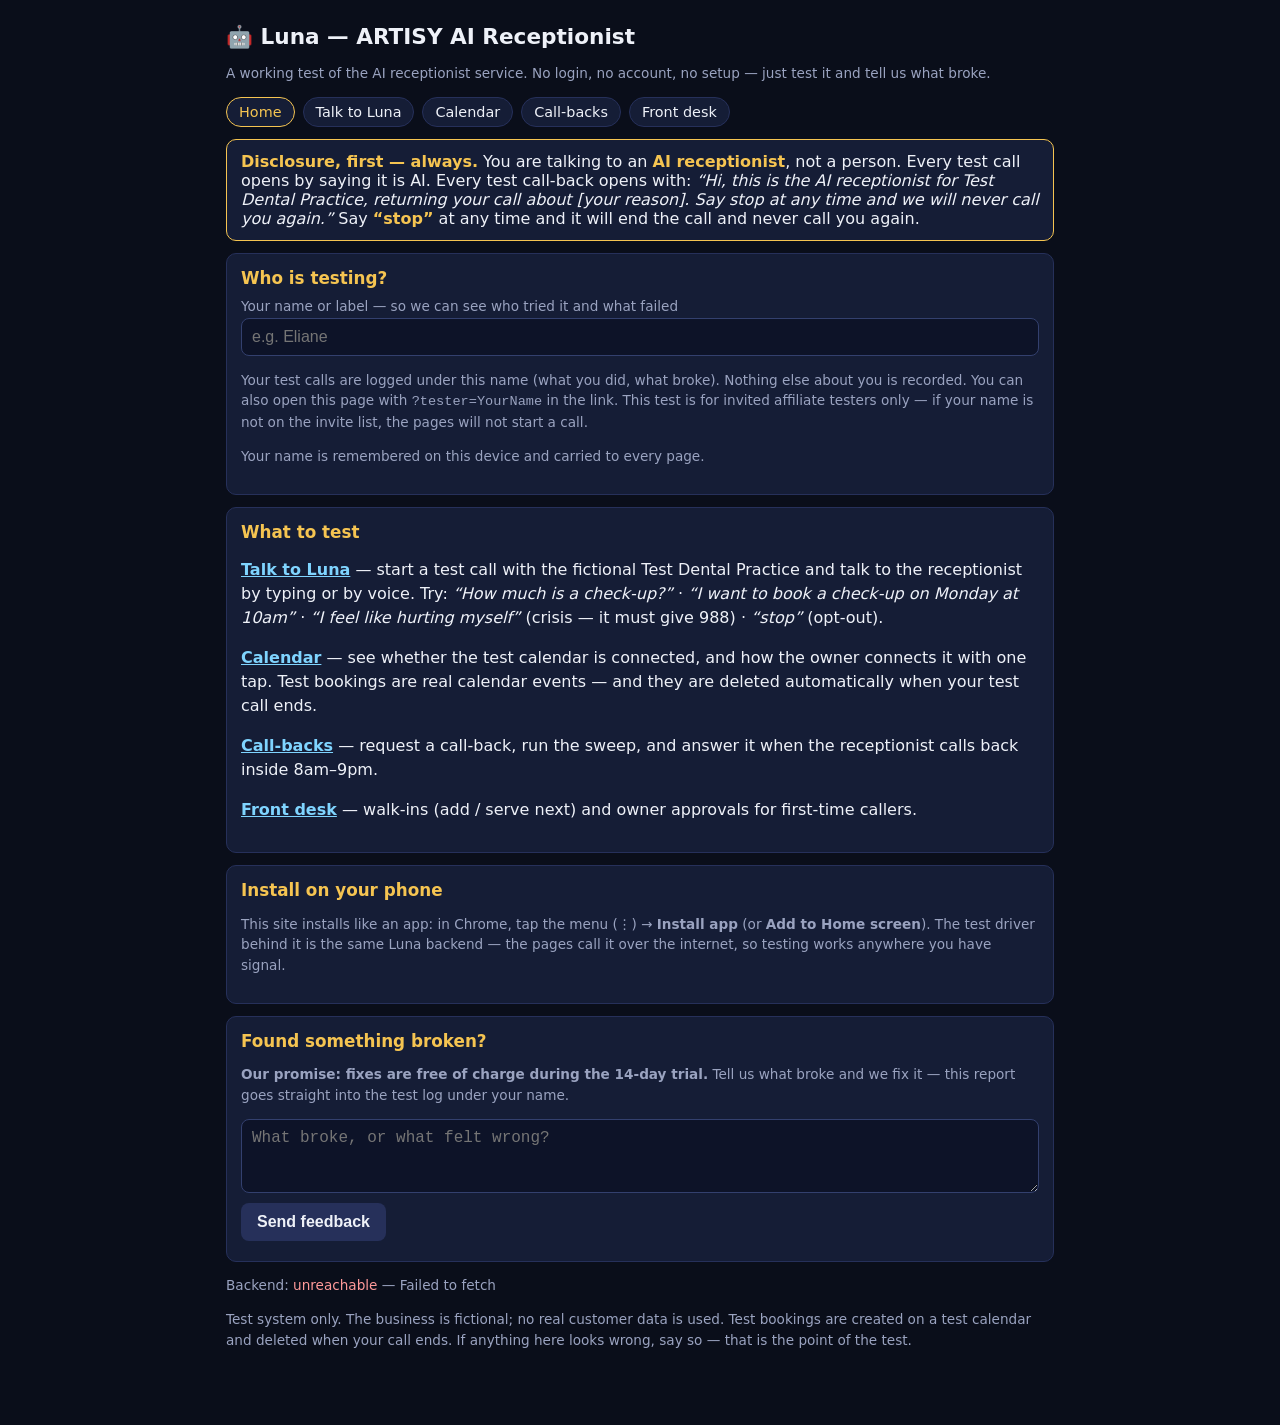
<file: index.html>
<!DOCTYPE html>
<html lang="en">
<head>
<meta charset="utf-8">
<meta name="viewport" content="width=device-width, initial-scale=1">
<meta name="theme-color" content="#0a0e1a">
<link rel="manifest" href="manifest.json">
<link rel="apple-touch-icon" href="https://luna-test-driver.vercel.app/icon-192.png">
<title>Luna — ARTISY AI Receptionist (Test)</title>
<link rel="stylesheet" href="style.css">
</head>
<body>
<div class="wrap">
  <h1>🤖 Luna — ARTISY AI Receptionist</h1>
  <p class="small">A working test of the AI receptionist service. No login, no account, no setup — just test it and tell us what broke.</p>

  <nav class="pages">
    <a href="index.html" class="current">Home</a>
    <a href="talk.html">Talk to Luna</a>
    <a href="calendar.html">Calendar</a>
    <a href="callback.html">Call-backs</a>
    <a href="desk.html">Front desk</a>
  </nav>

  <div class="banner">
    <b>Disclosure, first — always.</b> You are talking to an <b>AI receptionist</b>, not a person.
    Every test call opens by saying it is AI. Every test call-back opens with:
    <i>“Hi, this is the AI receptionist for Test Dental Practice, returning your call about [your reason]. Say stop at any time and we will never call you again.”</i>
    Say <b>“stop”</b> at any time and it will end the call and never call you again.
  </div>

  <div class="card">
    <h2 style="margin-top:0">Who is testing?</h2>
    <label for="tester">Your name or label — so we can see who tried it and what failed</label>
    <input id="tester" type="text" placeholder="e.g. Eliane" autocomplete="off">
    <p class="small">Your test calls are logged under this name (what you did, what broke). Nothing else about you is recorded. You can also open this page with <code>?tester=YourName</code> in the link. This test is for invited affiliate testers only — if your name is not on the invite list, the pages will not start a call.</p>
    <p class="small">Your name is remembered on this device and carried to every page.</p>
  </div>

  <div class="card">
    <h2 style="margin-top:0">What to test</h2>
    <p><b><a href="talk.html">Talk to Luna</a></b> — start a test call with the fictional Test Dental Practice and talk to the receptionist by typing or by voice. Try: <i>“How much is a check-up?”</i> · <i>“I want to book a check-up on Monday at 10am”</i> · <i>“I feel like hurting myself”</i> (crisis — it must give 988) · <i>“stop”</i> (opt-out).</p>
    <p><b><a href="calendar.html">Calendar</a></b> — see whether the test calendar is connected, and how the owner connects it with one tap. Test bookings are real calendar events — and they are deleted automatically when your test call ends.</p>
    <p><b><a href="callback.html">Call-backs</a></b> — request a call-back, run the sweep, and answer it when the receptionist calls back inside 8am–9pm.</p>
    <p><b><a href="desk.html">Front desk</a></b> — walk-ins (add / serve next) and owner approvals for first-time callers.</p>
  </div>

  <div class="card">
    <h2 style="margin-top:0">Install on your phone</h2>
    <p class="small">This site installs like an app: in Chrome, tap the menu (⋮) → <b>Install app</b> (or <b>Add to Home screen</b>). The test driver behind it is the same Luna backend — the pages call it over the internet, so testing works anywhere you have signal.</p>
  </div>

  <div class="card">
    <h2 style="margin-top:0">Found something broken?</h2>
    <p class="small"><b>Our promise: fixes are free of charge during the 14-day trial.</b> Tell us what broke and we fix it — this report goes straight into the test log under your name.</p>
    <textarea id="feedbackText" rows="3" placeholder="What broke, or what felt wrong?"></textarea>
    <button id="feedbackBtn" class="secondary">Send feedback</button>
    <span id="feedbackState" class="small"></span>
  </div>

  <p class="small" id="healthLine">Backend: checking…</p>
  <p class="small">Test system only. The business is fictional; no real customer data is used. Test bookings are created on a test calendar and deleted when your call ends. If anything here looks wrong, say so — that is the point of the test.</p>
</div>
<script src="api-config.js"></script>
<script>
initTester();
showBackendHealth('healthLine');
$('feedbackBtn').onclick = async () => {
  const text = $('feedbackText').value.trim();
  if (!text) return;
  try {
    await api('/api/feedback', { text });
    $('feedbackState').textContent = 'Logged — thank you. Fixes are free during the trial.';
    $('feedbackText').value = '';
  } catch (e) { $('feedbackState').textContent = 'Could not log feedback: ' + e.message; }
};
</script>
</body>
</html>
</file>
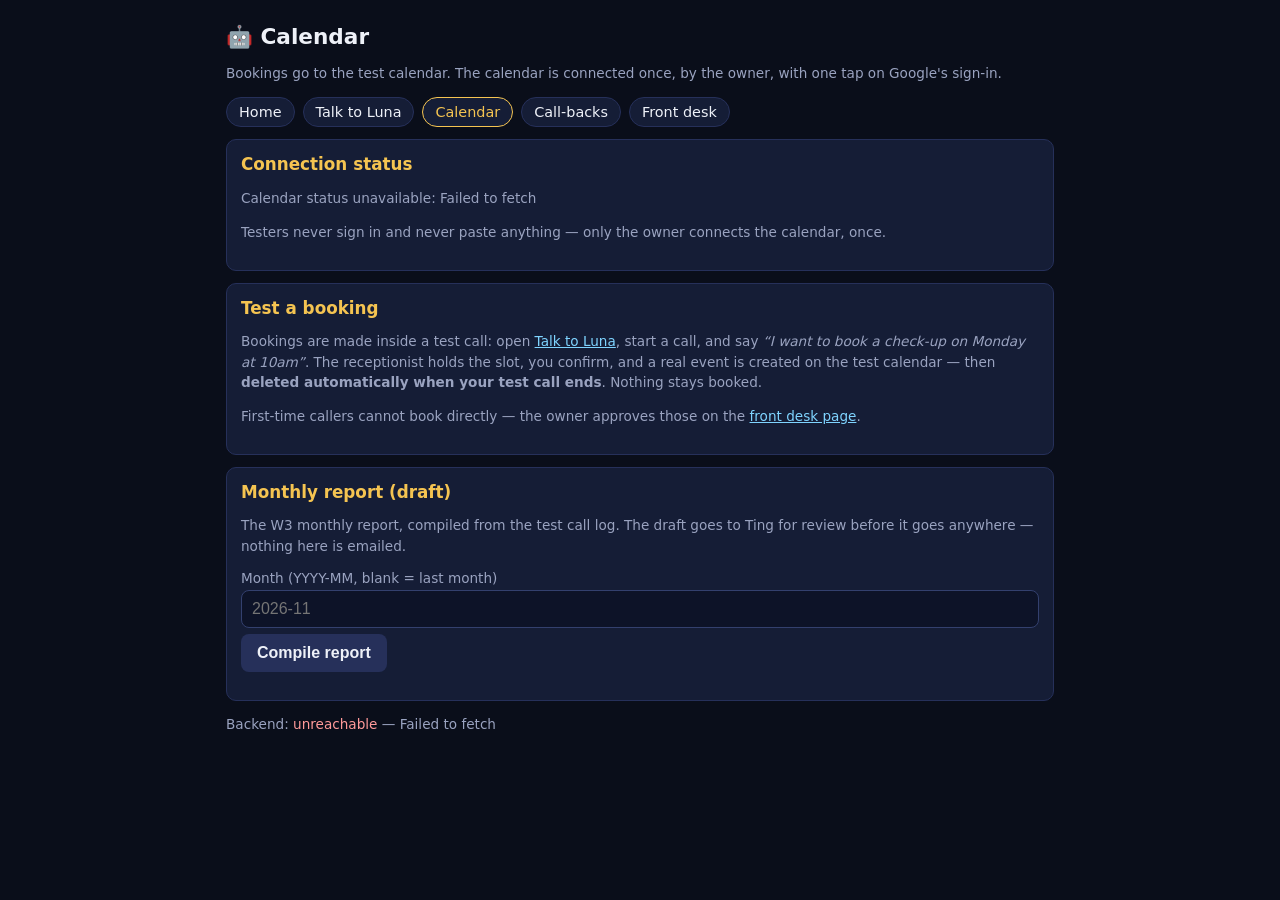
<file: calendar.html>
<!DOCTYPE html>
<html lang="en">
<head>
<meta charset="utf-8">
<meta name="viewport" content="width=device-width, initial-scale=1">
<meta name="theme-color" content="#0a0e1a">
<link rel="manifest" href="manifest.json">
<title>Calendar — Luna (Test)</title>
<link rel="stylesheet" href="style.css">
</head>
<body>
<div class="wrap">
  <h1>🤖 Calendar</h1>
  <p class="small">Bookings go to the test calendar. The calendar is connected once, by the owner, with one tap on Google's sign-in.</p>

  <nav class="pages">
    <a href="index.html">Home</a>
    <a href="talk.html">Talk to Luna</a>
    <a href="calendar.html" class="current">Calendar</a>
    <a href="callback.html">Call-backs</a>
    <a href="desk.html">Front desk</a>
  </nav>

  <div class="card">
    <h2 style="margin-top:0">Connection status</h2>
    <p id="calStatus" class="small">Checking calendar connection…</p>
    <p class="small">Testers never sign in and never paste anything — only the owner connects the calendar, once.</p>
    <a id="calConnectBtn" href="#" style="display:none"><button>Connect Google Calendar</button></a>
    <p class="small" id="calNote"></p>
  </div>

  <div class="card">
    <h2 style="margin-top:0">Test a booking</h2>
    <p class="small">Bookings are made inside a test call: open <a href="talk.html">Talk to Luna</a>, start a call, and say <i>“I want to book a check-up on Monday at 10am”</i>. The receptionist holds the slot, you confirm, and a real event is created on the test calendar — then <b>deleted automatically when your test call ends</b>. Nothing stays booked.</p>
    <p class="small">First-time callers cannot book directly — the owner approves those on the <a href="desk.html">front desk page</a>.</p>
  </div>

  <div class="card">
    <h2 style="margin-top:0">Monthly report (draft)</h2>
    <p class="small">The W3 monthly report, compiled from the test call log. The draft goes to Ting for review before it goes anywhere — nothing here is emailed.</p>
    <label for="reportMonth">Month (YYYY-MM, blank = last month)</label>
    <input id="reportMonth" type="text" placeholder="2026-11" autocomplete="off">
    <button id="reportBtn" class="secondary">Compile report</button>
    <div id="reportBox" style="margin-top:8px"></div>
  </div>

  <p class="small" id="healthLine">Backend: checking…</p>
</div>
<script src="api-config.js"></script>
<script>
initTester();
showBackendHealth('healthLine');

async function refreshCalendarStatus() {
  const params = new URLSearchParams(location.search);
  const el = $('calStatus'), btn = $('calConnectBtn'), note = $('calNote');
  // The Connect button is a plain link to the backend's /authorize page:
  // Google sign-in happens there, and after Allow the owner lands on the
  // backend driver page (the OAuth callback lives on the backend).
  btn.href = LUNA_API.primary + '/authorize';
  if (params.get('calendar') === 'connected') {
    el.innerHTML = '<b class="ok">Calendar connected ✓</b> — bookings will go to the test calendar.';
    btn.style.display = 'none';
    return;
  }
  try {
    const data = await api('/api/calendar/status', null, 'GET');
    if (data.connected) {
      el.innerHTML = '<b class="ok">Calendar connected ✓</b> — bookings will go to the test calendar.';
      btn.style.display = 'none';
      note.textContent = '';
    } else {
      el.innerHTML = '<b class="bad">Calendar not connected yet.</b> The owner connects it once with one tap — testers do not need to do anything.';
      btn.style.display = '';
      note.textContent = 'After tapping Allow on Google\'s sign-in you will land on the backend test driver page — that is expected. Come back here when you are done.';
    }
  } catch (e) { el.textContent = 'Calendar status unavailable: ' + e.message; }
}
refreshCalendarStatus();

$('reportBtn').onclick = async () => {
  const box = $('reportBox');
  const m = $('reportMonth').value.trim();
  box.innerHTML = '<p class="small">Compiling…</p>';
  try {
    const data = await api('/api/report/monthly' + (m ? '?month=' + encodeURIComponent(m) : ''), null, 'GET');
    const c = data.counts;
    box.innerHTML = '<p><b>' + escapeHtml(data.subject) + '</b></p><pre>' + escapeHtml(data.body) + '</pre>' +
      '<p class="small">Calls ' + c.calls_answered + ' · bookings ' + c.bookings + ' · messages ' + c.messages +
      ' · spam blocked ' + c.spam_blocked + ' · minutes ' + data.minutes_used + ' of ' + data.allowance_minutes +
      (c.undated_rows_excluded ? ' · ' + c.undated_rows_excluded + ' undated rows excluded' : '') + '</p>';
  } catch (e) { box.innerHTML = '<p class="bad">Could not compile the report: ' + escapeHtml(e.message) + '</p>'; }
};
</script>
</body>
</html>
</file>
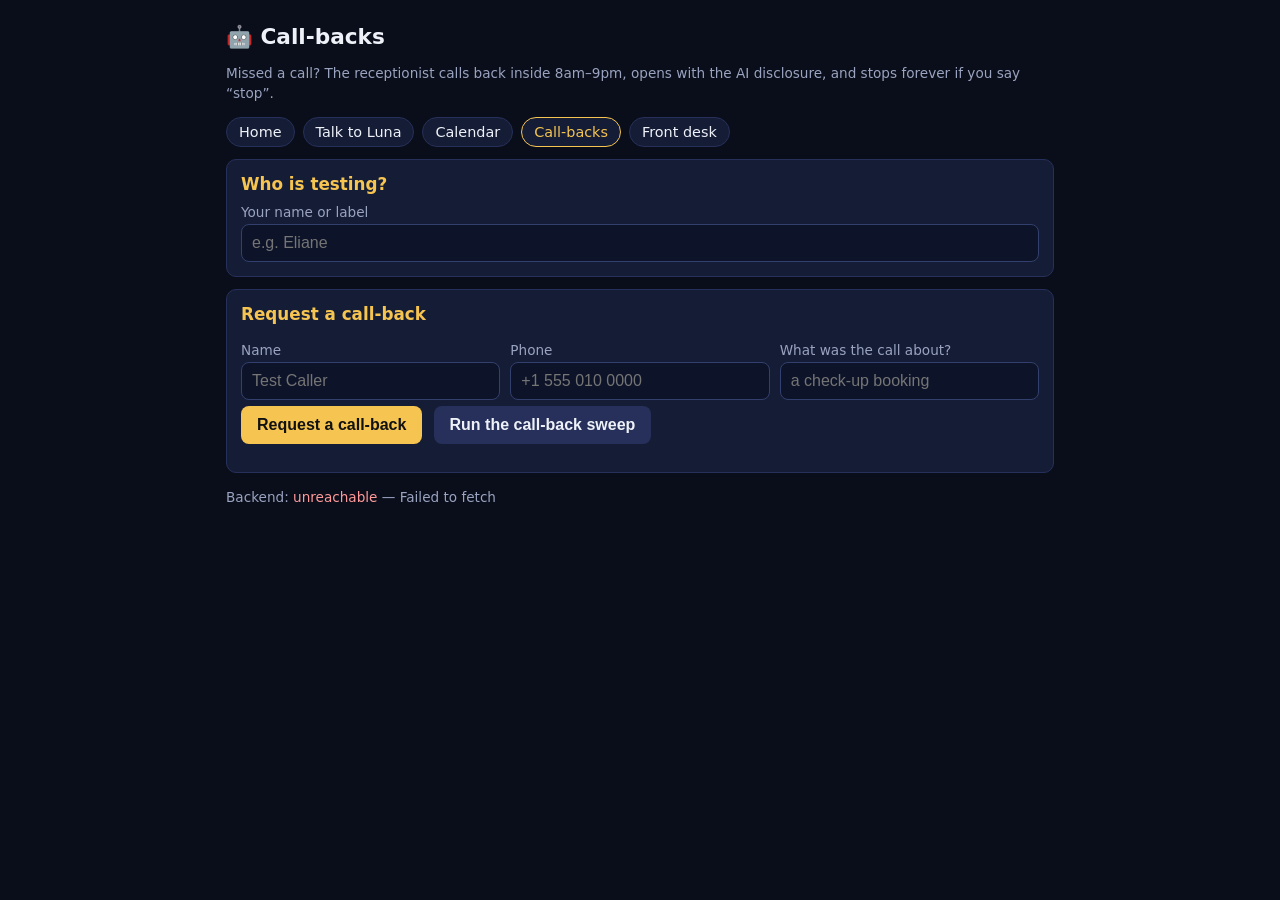
<file: callback.html>
<!DOCTYPE html>
<html lang="en">
<head>
<meta charset="utf-8">
<meta name="viewport" content="width=device-width, initial-scale=1">
<meta name="theme-color" content="#0a0e1a">
<link rel="manifest" href="manifest.json">
<title>Call-backs — Luna (Test)</title>
<link rel="stylesheet" href="style.css">
</head>
<body>
<div class="wrap">
  <h1>🤖 Call-backs</h1>
  <p class="small">Missed a call? The receptionist calls back inside 8am–9pm, opens with the AI disclosure, and stops forever if you say “stop”.</p>

  <nav class="pages">
    <a href="index.html">Home</a>
    <a href="talk.html">Talk to Luna</a>
    <a href="calendar.html">Calendar</a>
    <a href="callback.html" class="current">Call-backs</a>
    <a href="desk.html">Front desk</a>
  </nav>

  <div class="card">
    <h2 style="margin-top:0">Who is testing?</h2>
    <label for="tester">Your name or label</label>
    <input id="tester" type="text" placeholder="e.g. Eliane" autocomplete="off">
  </div>

  <div class="card">
    <h2 style="margin-top:0">Request a call-back</h2>
    <div class="row">
      <div><label for="cbName">Name</label><input id="cbName" type="text" placeholder="Test Caller"></div>
      <div><label for="cbPhone">Phone</label><input id="cbPhone" type="tel" placeholder="+1 555 010 0000"></div>
      <div><label for="cbReason">What was the call about?</label><input id="cbReason" type="text" placeholder="a check-up booking"></div>
    </div>
    <button id="cbReqBtn">Request a call-back</button>
    <button id="cbSweepBtn" class="secondary">Run the call-back sweep</button>
    <div id="cbResults" style="margin-top:8px"></div>
  </div>

  <div class="card hidden" id="answerCard">
    <h2 style="margin-top:0">Answer the call-back</h2>
    <div class="log" id="cbTranscript"></div>
    <div class="row" style="margin-top:10px">
      <div style="flex:2">
        <label for="cbMsgText">Type a message</label>
        <input id="cbMsgText" type="text" placeholder="Type here…" autocomplete="off">
      </div>
    </div>
    <button id="cbSendBtn">Send</button>
    <button id="cbEndBtn" class="danger">End call</button>
    <span id="cbCallState" class="small"></span>
  </div>

  <p class="small" id="healthLine">Backend: checking…</p>
</div>
<script src="api-config.js"></script>
<script>
initTester();
showBackendHealth('healthLine');
let cbSessionId = null;

function cbLine(cls, who, text) {
  const log = $('cbTranscript');
  const p = document.createElement('p');
  p.className = cls; p.innerHTML = '<b>' + who + ':</b> ' + escapeHtml(text);
  log.appendChild(p); log.scrollTop = log.scrollHeight;
}

$('cbReqBtn').onclick = async () => {
  try {
    const item = await api('/api/callback/request', {
      caller_name: $('cbName').value.trim() || 'Test Caller',
      caller_phone: $('cbPhone').value.trim() || '+1 555 010 0000',
      reason: $('cbReason').value.trim() || 'a check-up booking' });
    $('cbResults').innerHTML = '<p>Call-back requested: <b>' + escapeHtml(item.id) + '</b> — ' + escapeHtml(item.status) + ' (reason: ' + escapeHtml(item.reason || 'none') + '). Now run the sweep.</p>';
  } catch (e) { alert('Call-back request failed: ' + e.message); }
};
$('cbSweepBtn').onclick = async () => {
  try {
    const data = await api('/api/callback/sweep', {});
    let html = '<p><b>Sweep results</b> (' + escapeHtml(data.now_local) + ', recipient time zone ' + escapeHtml(data.recipient_tz) + '):</p><ul>';
    data.results.forEach(r => { html += '<li>' + escapeHtml(r.id || '') + ' — ' + escapeHtml(r.action || r.status || '') + '</li>'; });
    html += '</ul>';
    data.opened_sessions.forEach(s => {
      html += '<p>📞 Call-back placed — <button class="secondary" data-sid="' + escapeHtml(s.session_id) + '" data-greeting="' + escapeHtml(s.greeting) + '" data-audio="' + escapeHtml(s.audio_data || '') + '">Answer it</button></p>';
    });
    $('cbResults').innerHTML = html;
    $('cbResults').querySelectorAll('button[data-sid]').forEach(b => {
      b.onclick = () => answerCallback(b.dataset.sid, b.dataset.greeting, b.dataset.audio);
    });
  } catch (e) { alert('Sweep failed: ' + e.message); }
};

function answerCallback(id, greeting, audioUrl) {
  cbSessionId = id;
  $('answerCard').classList.remove('hidden');
  $('cbTranscript').innerHTML = '';
  cbLine('agent', 'AI Receptionist (calling you back)', greeting);
  playAudio(audioUrl);
  $('cbCallState').textContent = 'Call-back live — try saying “stop”.';
}

async function cbSendTurn(text) {
  if (!cbSessionId || !text) return;
  cbLine('caller', 'You', text);
  $('cbMsgText').value = '';
  try {
    const data = await api('/api/session/turn', { session_id: cbSessionId, text });
    cbLine('agent', 'AI Receptionist', data.reply);
    playAudio(data.audio_data);
    if (data.action === 'opt_out') cbLine('sys', 'System', 'You opted out — your number was added to the do-not-call list.');
  } catch (e) { cbLine('sys', 'System', 'Error: ' + e.message); }
}
$('cbSendBtn').onclick = () => cbSendTurn($('cbMsgText').value.trim());
$('cbMsgText').addEventListener('keydown', e => { if (e.key === 'Enter') cbSendTurn($('cbMsgText').value.trim()); });
$('cbEndBtn').onclick = async () => {
  if (!cbSessionId) return;
  try {
    const data = await api('/api/session/end', { session_id: cbSessionId });
    cbLine('sys', 'System', 'Call ended. Test bookings deleted: ' + (data.deleted_bookings.length || 'none') + '.');
  } catch (e) { alert('Could not end the call cleanly: ' + e.message); }
  cbSessionId = null;
  $('cbCallState').textContent = '';
};
</script>
</body>
</html>
</file>
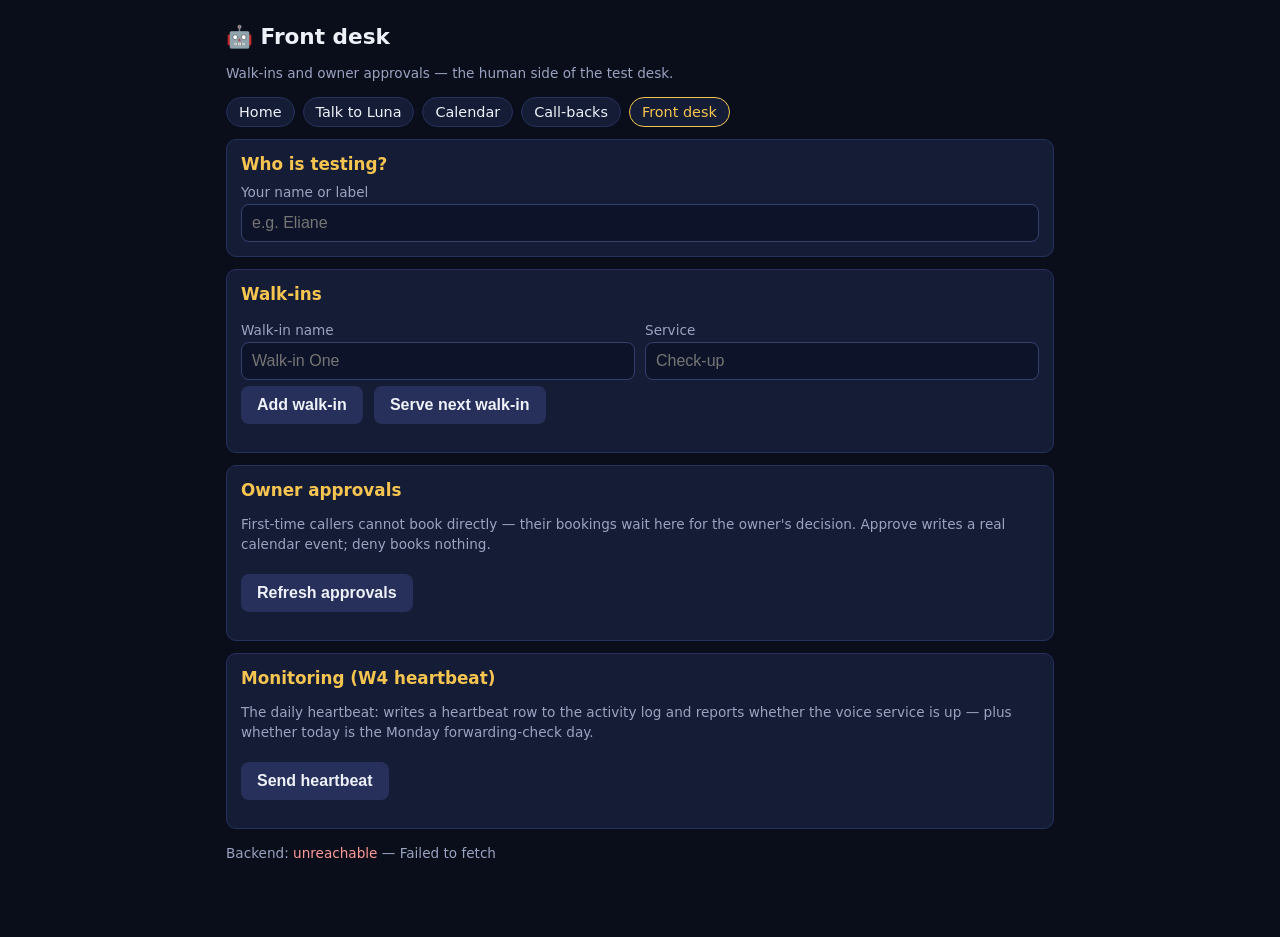
<file: desk.html>
<!DOCTYPE html>
<html lang="en">
<head>
<meta charset="utf-8">
<meta name="viewport" content="width=device-width, initial-scale=1">
<meta name="theme-color" content="#0a0e1a">
<link rel="manifest" href="manifest.json">
<title>Front desk — Luna (Test)</title>
<link rel="stylesheet" href="style.css">
</head>
<body>
<div class="wrap">
  <h1>🤖 Front desk</h1>
  <p class="small">Walk-ins and owner approvals — the human side of the test desk.</p>

  <nav class="pages">
    <a href="index.html">Home</a>
    <a href="talk.html">Talk to Luna</a>
    <a href="calendar.html">Calendar</a>
    <a href="callback.html">Call-backs</a>
    <a href="desk.html" class="current">Front desk</a>
  </nav>

  <div class="card">
    <h2 style="margin-top:0">Who is testing?</h2>
    <label for="tester">Your name or label</label>
    <input id="tester" type="text" placeholder="e.g. Eliane" autocomplete="off">
  </div>

  <div class="card">
    <h2 style="margin-top:0">Walk-ins</h2>
    <div class="row">
      <div><label for="wiName">Walk-in name</label><input id="wiName" type="text" placeholder="Walk-in One"></div>
      <div><label for="wiService">Service</label><input id="wiService" type="text" placeholder="Check-up"></div>
    </div>
    <button id="wiAddBtn" class="secondary">Add walk-in</button>
    <button id="wiServeBtn" class="secondary">Serve next walk-in</button>
    <div id="wiStatus" style="margin-top:8px"></div>
  </div>

  <div class="card">
    <h2 style="margin-top:0">Owner approvals</h2>
    <p class="small">First-time callers cannot book directly — their bookings wait here for the owner's decision. Approve writes a real calendar event; deny books nothing.</p>
    <button id="apprRefreshBtn" class="secondary">Refresh approvals</button>
    <div id="apprList" style="margin-top:8px"></div>
  </div>

  <div class="card">
    <h2 style="margin-top:0">Monitoring (W4 heartbeat)</h2>
    <p class="small">The daily heartbeat: writes a heartbeat row to the activity log and reports whether the voice service is up — plus whether today is the Monday forwarding-check day.</p>
    <button id="hbBtn" class="secondary">Send heartbeat</button>
    <div id="hbResult" style="margin-top:8px"></div>
  </div>

  <p class="small" id="healthLine">Backend: checking…</p>
</div>
<script src="api-config.js"></script>
<script>
initTester();
showBackendHealth('healthLine');

$('wiAddBtn').onclick = async () => {
  try { await api('/api/walkin/add', { name: $('wiName').value.trim() || 'Walk-in One', service: $('wiService').value.trim() || 'Check-up' }); refreshWalkins(); }
  catch (e) { alert('Walk-in failed: ' + e.message); }
};
$('wiServeBtn').onclick = async () => { try { await api('/api/walkin/serve', {}); refreshWalkins(); } catch (e) { alert(e.message); } };
async function refreshWalkins() {
  try {
    const list = await api('/api/walkin/status', null, 'GET');
    $('wiStatus').innerHTML = list.length
      ? '<p>' + list.map(w => escapeHtml(w.name) + ' — position ' + w.position + ', ~' + w.estimated_wait_minutes + ' min').join('<br>') + '</p>'
      : '<p class="small">Walk-in queue is empty.</p>';
  } catch (e) { $('wiStatus').innerHTML = ''; }
}
async function refreshApprovals() {
  try {
    const list = await api('/api/approval/pending', null, 'GET');
    $('apprList').innerHTML = list.length
      ? '<p><b>Pending owner approvals:</b></p>' + list.map(a =>
          '<p>' + escapeHtml(a.service) + ' — ' + escapeHtml(a.caller_name) + ' (' + escapeHtml(a.start) + ') ' +
          '<button class="secondary" data-id="' + escapeHtml(a.id) + '" data-ok="1">Approve</button> ' +
          '<button class="danger" data-id="' + escapeHtml(a.id) + '" data-ok="0">Deny</button></p>').join('')
      : '<p class="small">No pending approvals.</p>';
    $('apprList').querySelectorAll('button[data-id]').forEach(b => {
      b.onclick = () => decideApproval(b.dataset.id, b.dataset.ok === '1');
    });
  } catch (e) { $('apprList').innerHTML = ''; }
}
async function decideApproval(id, ok) {
  try {
    const item = await api(ok ? '/api/approval/approve' : '/api/approval/deny', { item_id: id });
    alert(ok ? ('Approved — real calendar event ' + item.booking_event_id) : 'Denied — nothing was booked.');
    refreshApprovals();
  } catch (e) { alert('Approval failed: ' + e.message); }
}
$('apprRefreshBtn').onclick = refreshApprovals;

$('hbBtn').onclick = async () => {
  try {
    const d = await api('/api/heartbeat', {});
    $('hbResult').innerHTML = '<p>Heartbeat: <b class="' + (d.ok ? 'ok' : 'bad') + '">' + (d.ok ? 'service up ✓' : 'SERVICE DOWN') + '</b> — store ' + (d.store_ok ? 'ok' : 'DOWN') +
      ' · calendar ' + (d.calendar_connected ? 'connected ✓' : 'not connected yet') +
      (d.forwarding_check_due ? ' · <b>today is the Monday forwarding-check day — test-call the published number</b>' : '') +
      ' <span class="small">(' + escapeHtml(d.ts) + ')</span></p>';
  } catch (e) { $('hbResult').innerHTML = '<p class="bad">Heartbeat failed: ' + escapeHtml(e.message) + '</p>'; }
};

refreshWalkins(); refreshApprovals();
</script>
</body>
</html>
</file>
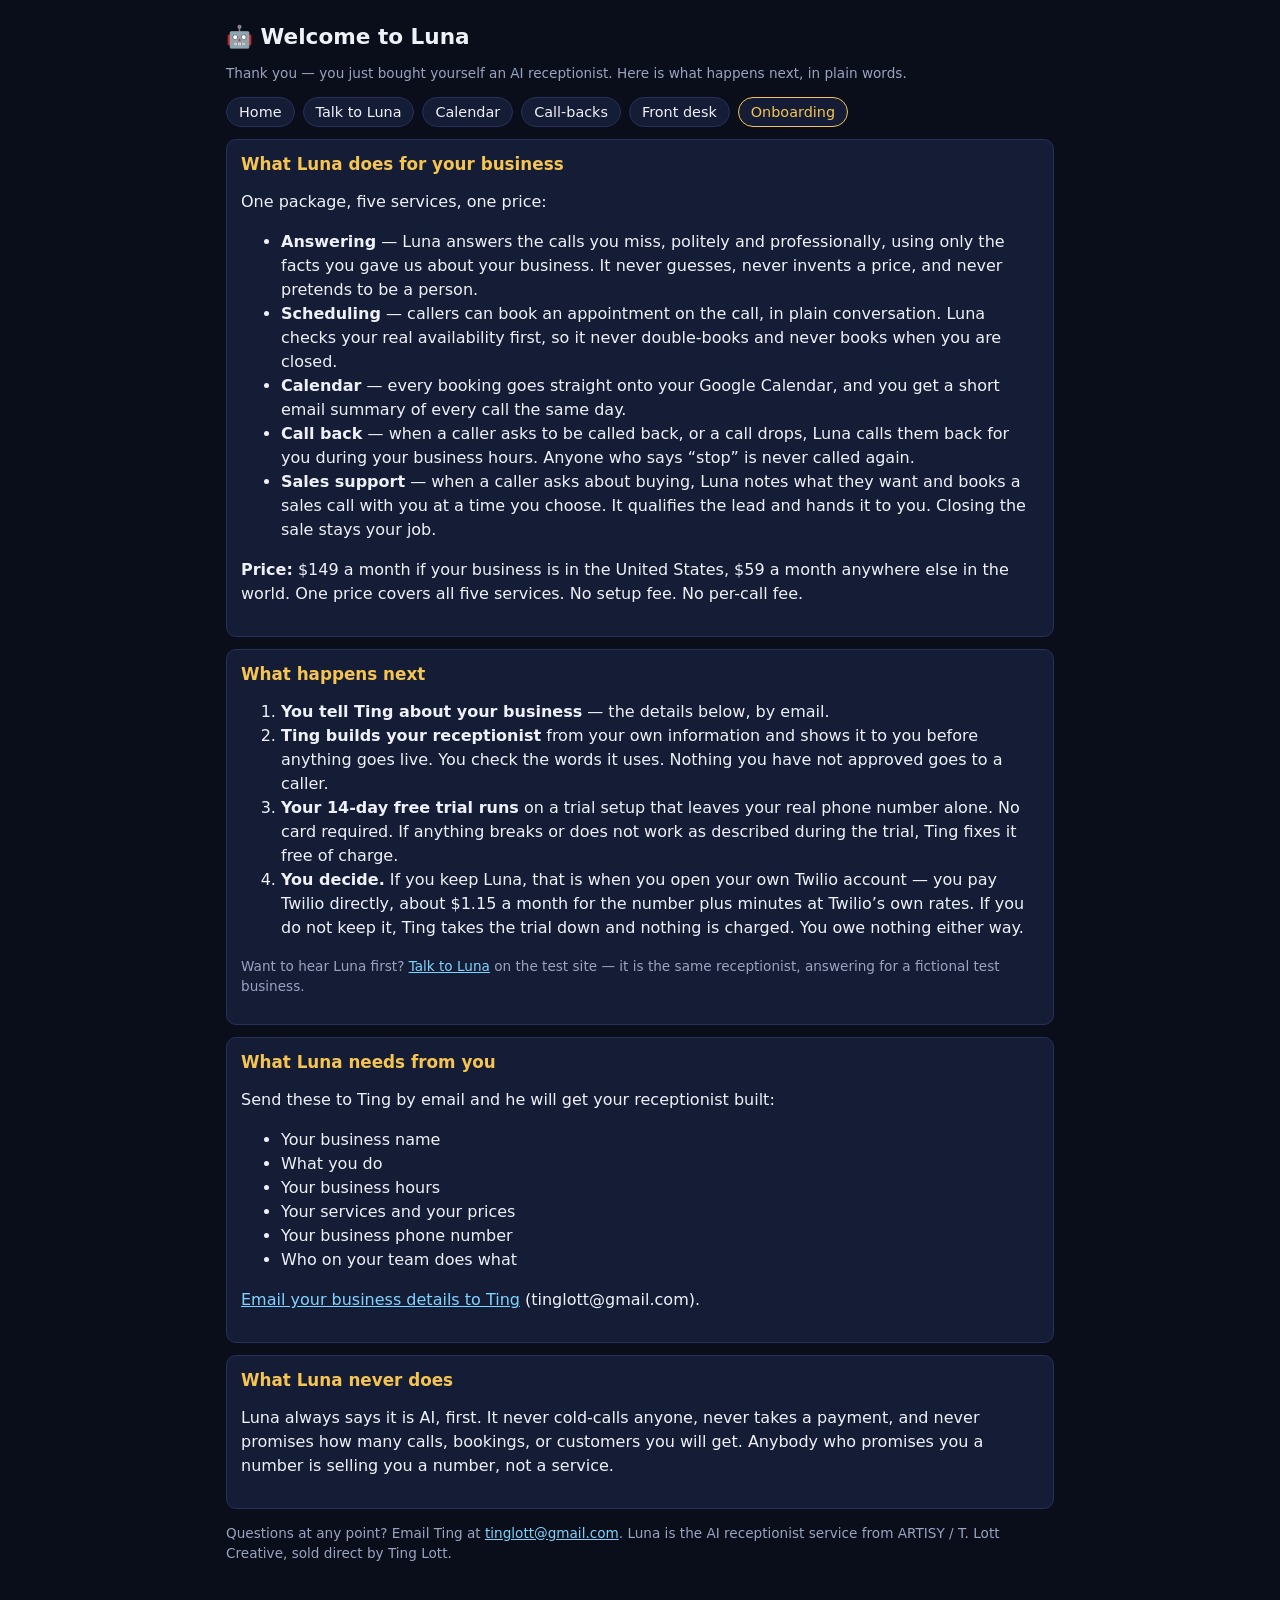
<file: onboarding.html>
<!DOCTYPE html>
<html lang="en">
<head>
<meta charset="utf-8">
<meta name="viewport" content="width=device-width, initial-scale=1">
<meta name="theme-color" content="#0a0e1a">
<link rel="manifest" href="manifest.json">
<title>Welcome to Luna — ARTISY AI Receptionist</title>
<link rel="stylesheet" href="style.css">
</head>
<body>
<div class="wrap">
  <h1>🤖 Welcome to Luna</h1>
  <p class="small">Thank you — you just bought yourself an AI receptionist. Here is what happens next, in plain words.</p>

  <nav class="pages">
    <a href="index.html">Home</a>
    <a href="talk.html">Talk to Luna</a>
    <a href="calendar.html">Calendar</a>
    <a href="callback.html">Call-backs</a>
    <a href="desk.html">Front desk</a>
    <a href="onboarding.html" class="current">Onboarding</a>
  </nav>

  <div class="card">
    <h2 style="margin-top:0">What Luna does for your business</h2>
    <p>One package, five services, one price:</p>
    <ul>
      <li><b>Answering</b> — Luna answers the calls you miss, politely and professionally, using only the facts you gave us about your business. It never guesses, never invents a price, and never pretends to be a person.</li>
      <li><b>Scheduling</b> — callers can book an appointment on the call, in plain conversation. Luna checks your real availability first, so it never double-books and never books when you are closed.</li>
      <li><b>Calendar</b> — every booking goes straight onto your Google Calendar, and you get a short email summary of every call the same day.</li>
      <li><b>Call back</b> — when a caller asks to be called back, or a call drops, Luna calls them back for you during your business hours. Anyone who says “stop” is never called again.</li>
      <li><b>Sales support</b> — when a caller asks about buying, Luna notes what they want and books a sales call with you at a time you choose. It qualifies the lead and hands it to you. Closing the sale stays your job.</li>
    </ul>
    <p><b>Price:</b> $149 a month if your business is in the United States, $59 a month anywhere else in the world. One price covers all five services. No setup fee. No per-call fee.</p>
  </div>

  <div class="card">
    <h2 style="margin-top:0">What happens next</h2>
    <ol>
      <li><b>You tell Ting about your business</b> — the details below, by email.</li>
      <li><b>Ting builds your receptionist</b> from your own information and shows it to you before anything goes live. You check the words it uses. Nothing you have not approved goes to a caller.</li>
      <li><b>Your 14-day free trial runs</b> on a trial setup that leaves your real phone number alone. No card required. If anything breaks or does not work as described during the trial, Ting fixes it free of charge.</li>
      <li><b>You decide.</b> If you keep Luna, that is when you open your own Twilio account — you pay Twilio directly, about $1.15 a month for the number plus minutes at Twilio’s own rates. If you do not keep it, Ting takes the trial down and nothing is charged. You owe nothing either way.</li>
    </ol>
    <p class="small">Want to hear Luna first? <a href="talk.html">Talk to Luna</a> on the test site — it is the same receptionist, answering for a fictional test business.</p>
  </div>

  <div class="card">
    <h2 style="margin-top:0">What Luna needs from you</h2>
    <p>Send these to Ting by email and he will get your receptionist built:</p>
    <ul>
      <li>Your business name</li>
      <li>What you do</li>
      <li>Your business hours</li>
      <li>Your services and your prices</li>
      <li>Your business phone number</li>
      <li>Who on your team does what</li>
    </ul>
    <p><a href="mailto:tinglott@gmail.com?subject=Luna%20onboarding%20—%20my%20business%20details">Email your business details to Ting</a> (tinglott@gmail.com).</p>
  </div>

  <div class="card">
    <h2 style="margin-top:0">What Luna never does</h2>
    <p>Luna always says it is AI, first. It never cold-calls anyone, never takes a payment, and never promises how many calls, bookings, or customers you will get. Anybody who promises you a number is selling you a number, not a service.</p>
  </div>

  <p class="small">Questions at any point? Email Ting at <a href="mailto:tinglott@gmail.com">tinglott@gmail.com</a>. Luna is the AI receptionist service from ARTISY / T. Lott Creative, sold direct by Ting Lott.</p>
</div>
</body>
</html>
</file>
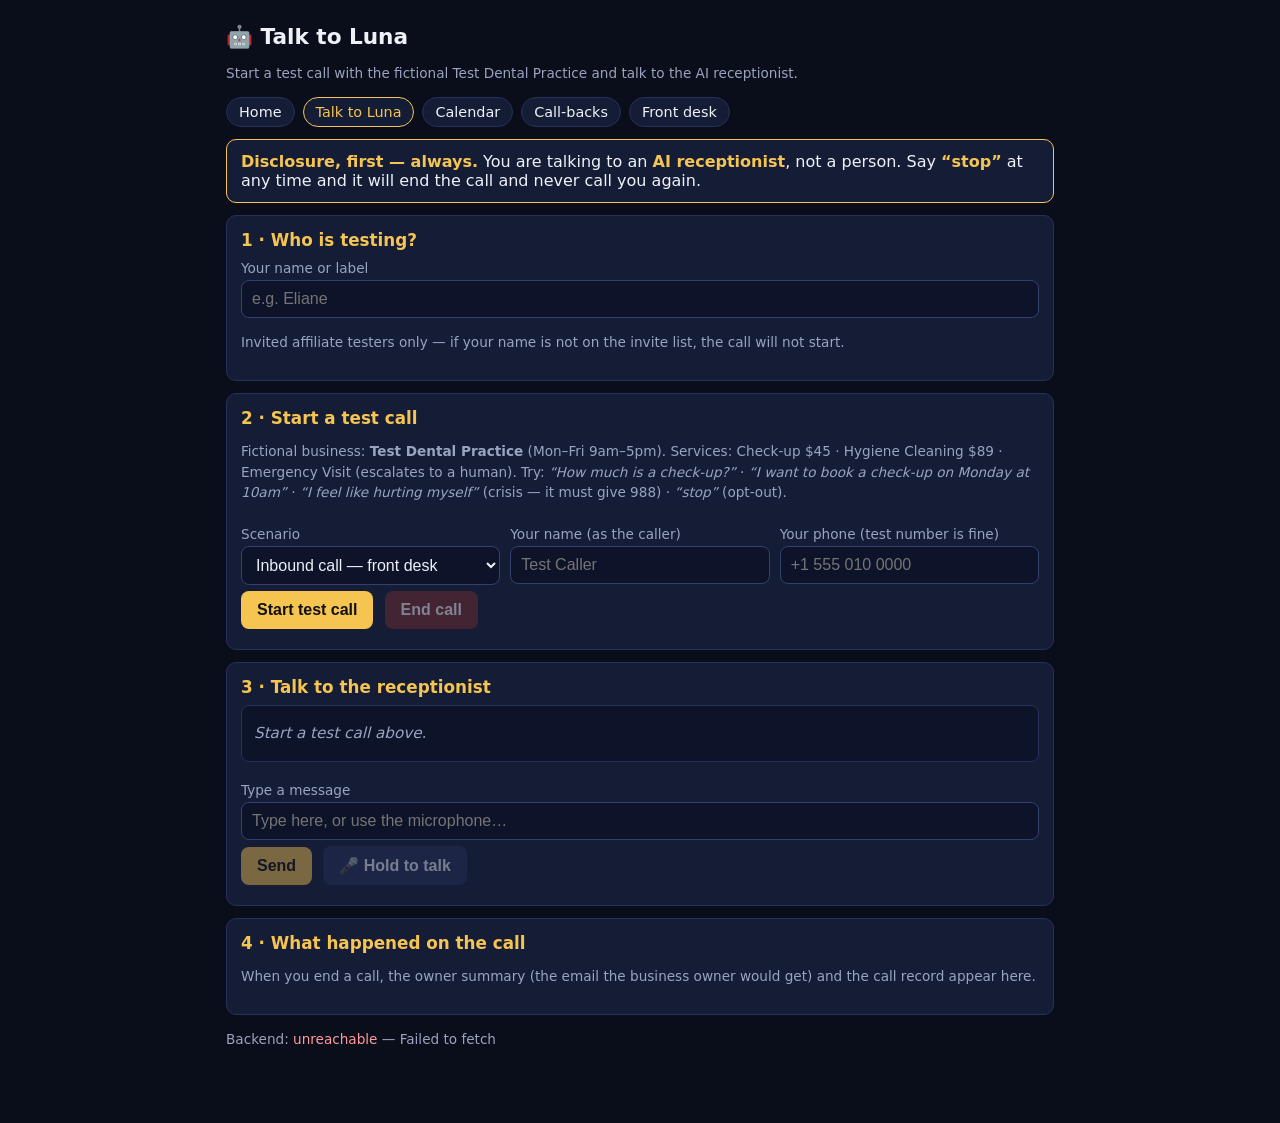
<file: talk.html>
<!DOCTYPE html>
<html lang="en">
<head>
<meta charset="utf-8">
<meta name="viewport" content="width=device-width, initial-scale=1">
<meta name="theme-color" content="#0a0e1a">
<link rel="manifest" href="manifest.json">
<title>Talk to Luna — ARTISY AI Receptionist (Test)</title>
<link rel="stylesheet" href="style.css">
</head>
<body>
<div class="wrap">
  <h1>🤖 Talk to Luna</h1>
  <p class="small">Start a test call with the fictional Test Dental Practice and talk to the AI receptionist.</p>

  <nav class="pages">
    <a href="index.html">Home</a>
    <a href="talk.html" class="current">Talk to Luna</a>
    <a href="calendar.html">Calendar</a>
    <a href="callback.html">Call-backs</a>
    <a href="desk.html">Front desk</a>
  </nav>

  <div class="banner">
    <b>Disclosure, first — always.</b> You are talking to an <b>AI receptionist</b>, not a person.
    Say <b>“stop”</b> at any time and it will end the call and never call you again.
  </div>

  <div class="card">
    <h2 style="margin-top:0">1 · Who is testing?</h2>
    <label for="tester">Your name or label</label>
    <input id="tester" type="text" placeholder="e.g. Eliane" autocomplete="off">
    <p class="small">Invited affiliate testers only — if your name is not on the invite list, the call will not start.</p>
  </div>

  <div class="card">
    <h2 style="margin-top:0">2 · Start a test call</h2>
    <p class="small">Fictional business: <b>Test Dental Practice</b> (Mon–Fri 9am–5pm). Services: Check-up $45 · Hygiene Cleaning $89 · Emergency Visit (escalates to a human). Try: <i>“How much is a check-up?”</i> · <i>“I want to book a check-up on Monday at 10am”</i> · <i>“I feel like hurting myself”</i> (crisis — it must give 988) · <i>“stop”</i> (opt-out).</p>
    <div class="row">
      <div>
        <label for="scenario">Scenario</label>
        <select id="scenario">
          <option value="inbound">Inbound call — front desk</option>
          <option value="sales">Sales call — ask about buying</option>
          <option value="newcaller">Inbound call — first-time caller (needs owner approval to book)</option>
        </select>
      </div>
      <div>
        <label for="callerName">Your name (as the caller)</label>
        <input id="callerName" type="text" placeholder="Test Caller" autocomplete="off">
      </div>
      <div>
        <label for="callerPhone">Your phone (test number is fine)</label>
        <input id="callerPhone" type="tel" placeholder="+1 555 010 0000" autocomplete="off">
      </div>
    </div>
    <button id="startBtn">Start test call</button>
    <button id="endBtn" class="danger" disabled>End call</button>
    <span id="callState" class="small"></span>
  </div>

  <div class="card" id="callCard" class="hidden">
    <h2 style="margin-top:0">3 · Talk to the receptionist</h2>
    <div class="log" id="transcript"><p class="sys">Start a test call above.</p></div>
    <div class="row" style="margin-top:10px">
      <div style="flex:2">
        <label for="msgText">Type a message</label>
        <input id="msgText" type="text" placeholder="Type here, or use the microphone…" autocomplete="off">
      </div>
    </div>
    <button id="sendBtn" disabled>Send</button>
    <button id="micBtn" class="secondary" disabled>🎤 Hold to talk</button>
    <span id="recState" class="small"></span>
    <div id="bookingBox" class="banner hidden" style="border-color:var(--sky)">
      <b>Booking ready to confirm:</b> <span id="bookingText"></span><br>
      <button id="confirmBtn">Yes, book it</button>
      <button id="cancelBookingBtn" class="secondary">No, cancel</button>
      <p class="small">The receptionist only books after you confirm. Test bookings are real calendar events — and they are <b>deleted automatically when your test call ends</b>.</p>
    </div>
    <div id="approvalBox" class="banner hidden">
      <b>Owner approval needed:</b> <span id="approvalText"></span><br>
      <span class="small">First-time callers cannot book directly — the owner approves on the <a href="desk.html">front desk page</a>.</span>
    </div>
  </div>

  <div class="card">
    <h2 style="margin-top:0">4 · What happened on the call</h2>
    <p class="small">When you end a call, the owner summary (the email the business owner would get) and the call record appear here.</p>
    <div id="summaryBox"></div>
  </div>

  <p class="small" id="healthLine">Backend: checking…</p>
</div>
<script src="api-config.js"></script>
<script>
initTester();
showBackendHealth('healthLine');
let sessionId = null, mediaRecorder = null, recChunks = [];

function addLine(cls, who, text) {
  const log = $('transcript');
  if (log.querySelector('.sys') && log.children.length === 1) log.innerHTML = '';
  const p = document.createElement('p');
  p.className = cls; p.innerHTML = '<b>' + who + ':</b> ' + escapeHtml(text);
  log.appendChild(p); log.scrollTop = log.scrollHeight;
}

$('startBtn').onclick = async () => {
  const scenarioSel = $('scenario').value;
  const body = {
    scenario: scenarioSel === 'newcaller' ? 'inbound' : scenarioSel,
    caller_name: $('callerName').value.trim() || 'Test Caller',
    caller_phone: $('callerPhone').value.trim() || '+1 555 010 0000',
    caller_is_new: scenarioSel === 'newcaller'
  };
  $('startBtn').disabled = true;
  try {
    const data = await api('/api/session/start', body);
    sessionId = data.session_id;
    $('callCard').classList.remove('hidden');
    $('transcript').innerHTML = '';
    addLine('agent', 'AI Receptionist', data.greeting);
    playAudio(data.audio_data);
    $('callState').textContent = 'Call live — ' + data.business + ' (' + data.scenario + ')';
    $('endBtn').disabled = false; $('sendBtn').disabled = false; $('micBtn').disabled = false;
  } catch (e) { alert('Could not start the test call: ' + e.message); $('startBtn').disabled = false; }
};

$('endBtn').onclick = async () => {
  if (!sessionId) return;
  try {
    const data = await api('/api/session/end', { session_id: sessionId });
    const s = data.summary;
    $('summaryBox').innerHTML =
      '<p><b>Owner summary</b> — subject: ' + escapeHtml(s.subject) + '</p><pre>' + escapeHtml(s.body) + '</pre>' +
      '<p class="small">Call record posted to the test log (status ' + data.post_status + '). Test bookings deleted: ' +
      (data.deleted_bookings.length ? data.deleted_bookings.join(', ') : 'none') + '.</p>' +
      '<details><summary class="small">Raw call record</summary><pre>' + escapeHtml(JSON.stringify(data.payload, null, 2)) + '</pre></details>';
    addLine('sys', 'System', 'Call ended. Test bookings deleted: ' + (data.deleted_bookings.length || 'none') + '.');
  } catch (e) { alert('Could not end the call cleanly: ' + e.message); }
  sessionId = null;
  $('endBtn').disabled = true; $('sendBtn').disabled = true; $('micBtn').disabled = true; $('startBtn').disabled = false;
  $('callState').textContent = '';
};

async function sendTurn(text) {
  if (!sessionId || !text) return;
  addLine('caller', 'You', text);
  $('msgText').value = '';
  try {
    const data = await api('/api/session/turn', { session_id: sessionId, text });
    addLine('agent', 'AI Receptionist', data.reply);
    playAudio(data.audio_data);
    if (data.pending_booking) {
      const p = data.pending_booking;
      $('bookingText').textContent = p.service + ' — ' + new Date(p.start).toLocaleString() + ' to ' + new Date(p.end).toLocaleTimeString();
      $('bookingBox').classList.remove('hidden');
    } else { $('bookingBox').classList.add('hidden'); }
    if (data.approval_item) {
      $('approvalText').textContent = data.approval_item.service + ' — ' + data.approval_item.caller_name + ' (' + data.approval_item.start + ')';
      $('approvalBox').classList.remove('hidden');
    }
    if (data.action === 'opt_out') addLine('sys', 'System', 'You opted out — your number was added to the do-not-call list.');
  } catch (e) { addLine('sys', 'System', 'Error: ' + e.message); }
}

$('sendBtn').onclick = () => sendTurn($('msgText').value.trim());
$('msgText').addEventListener('keydown', e => { if (e.key === 'Enter') sendTurn($('msgText').value.trim()); });

$('confirmBtn').onclick = async () => {
  if (!sessionId) return;
  try {
    const data = await api('/api/session/confirm', { session_id: sessionId });
    addLine('agent', 'AI Receptionist', data.reply);
    playAudio(data.audio_data);
    addLine('sys', 'System', 'Booked: ' + data.service + ' at ' + new Date(data.start).toLocaleString() + ' (event ' + data.event_id + '). It will be deleted when the call ends.');
    $('bookingBox').classList.add('hidden');
  } catch (e) { alert('Booking failed: ' + e.message); }
};
$('cancelBookingBtn').onclick = async () => {
  if (!sessionId) return;
  try { await api('/api/session/cancel-booking', { session_id: sessionId }); } catch (e) { /* best effort */ }
  $('bookingBox').classList.add('hidden');
  addLine('sys', 'System', 'Booking cancelled — no appointment was made.');
};

// Microphone: hold to talk, release to send.
$('micBtn').addEventListener('pointerdown', async e => {
  e.preventDefault();
  try {
    const stream = await navigator.mediaDevices.getUserMedia({ audio: true });
    recChunks = [];
    mediaRecorder = new MediaRecorder(stream);
    mediaRecorder.ondataavailable = ev => recChunks.push(ev.data);
    mediaRecorder.onstop = async () => {
      stream.getTracks().forEach(t => t.stop());
      $('recState').textContent = 'Transcribing…';
      const blob = new Blob(recChunks, { type: mediaRecorder.mimeType || 'audio/webm' });
      const fd = new FormData(); fd.append('audio', blob, 'voice.webm');
      try {
        const data = await apiForm('/api/session/transcribe', fd);
        $('recState').textContent = '';
        if (data.text) sendTurn(data.text);
      } catch (err) { $('recState').textContent = 'Transcription failed: ' + err.message; }
    };
    mediaRecorder.start();
    $('recState').textContent = '● Recording — release to send';
  } catch (err) { $('recState').textContent = 'Microphone unavailable: ' + err.message + ' — type instead.'; }
});
$('micBtn').addEventListener('pointerup', () => { if (mediaRecorder && mediaRecorder.state === 'recording') mediaRecorder.stop(); });
$('micBtn').addEventListener('pointerleave', () => { if (mediaRecorder && mediaRecorder.state === 'recording') mediaRecorder.stop(); });
</script>
</body>
</html>
</file>
<file: style.css>
/* Luna — GitHub Pages frontend. ARTISY palette, mobile-first.
   Same look as the backend test driver (driver.html). */
:root { --navy:#0a0e1a; --card:#151d36; --white:#eef1f8; --gold:#f5c451; --sky:#7fd4ff; --mist:#9aa3c0; }
* { box-sizing:border-box; }
body { margin:0; font-family:system-ui,-apple-system,Segoe UI,Roboto,sans-serif; background:var(--navy); color:var(--white); }
.wrap { max-width:860px; margin:0 auto; padding:18px 16px 60px; }
h1 { font-size:1.35rem; margin:6px 0 2px; }
h2 { font-size:1.05rem; margin:22px 0 8px; color:var(--gold); }
p, li { line-height:1.5; }
a { color:var(--sky); }
.banner { background:var(--card); border:1px solid var(--gold); border-radius:10px; padding:12px 14px; margin:12px 0; }
.banner b { color:var(--gold); }
.card { background:var(--card); border:1px solid #26305a; border-radius:10px; padding:14px; margin:12px 0; }
label { display:block; font-size:.85rem; color:var(--mist); margin:10px 0 4px; }
input, select, textarea { width:100%; padding:9px 10px; border-radius:8px; border:1px solid #33406e; background:#0d1328; color:var(--white); font-size:1rem; }
button { background:var(--gold); color:#111; border:0; border-radius:8px; padding:10px 16px; font-size:1rem; font-weight:600; cursor:pointer; margin:6px 6px 6px 0; }
button.secondary { background:#26305a; color:var(--white); }
button.danger { background:#7a2e2e; color:#fff; }
button:disabled { opacity:.45; cursor:not-allowed; }
.row { display:flex; gap:10px; flex-wrap:wrap; }
.row > * { flex:1; min-width:160px; }
.log { background:#0d1328; border:1px solid #26305a; border-radius:8px; padding:10px 12px; max-height:320px; overflow:auto; font-size:.95rem; }
.log .caller { color:var(--sky); }
.log .agent { color:var(--gold); }
.log .sys { color:var(--mist); font-style:italic; }
.log p { margin:6px 0; }
pre { background:#0d1328; border:1px solid #26305a; border-radius:8px; padding:10px; overflow:auto; font-size:.82rem; white-space:pre-wrap; }
.pill { display:inline-block; background:#26305a; border-radius:999px; padding:2px 10px; font-size:.8rem; margin:2px 4px 2px 0; }
.ok { color:#8be28b; } .bad { color:#ff9a9a; }
.small { font-size:.85rem; color:var(--mist); }
#recState { font-weight:700; }
.hidden { display:none; }
nav.pages { display:flex; gap:8px; flex-wrap:wrap; margin:14px 0 4px; }
nav.pages a { background:var(--card); border:1px solid #26305a; border-radius:999px; padding:6px 12px; font-size:.9rem; text-decoration:none; color:var(--white); }
nav.pages a.current { border-color:var(--gold); color:var(--gold); }
</file>
